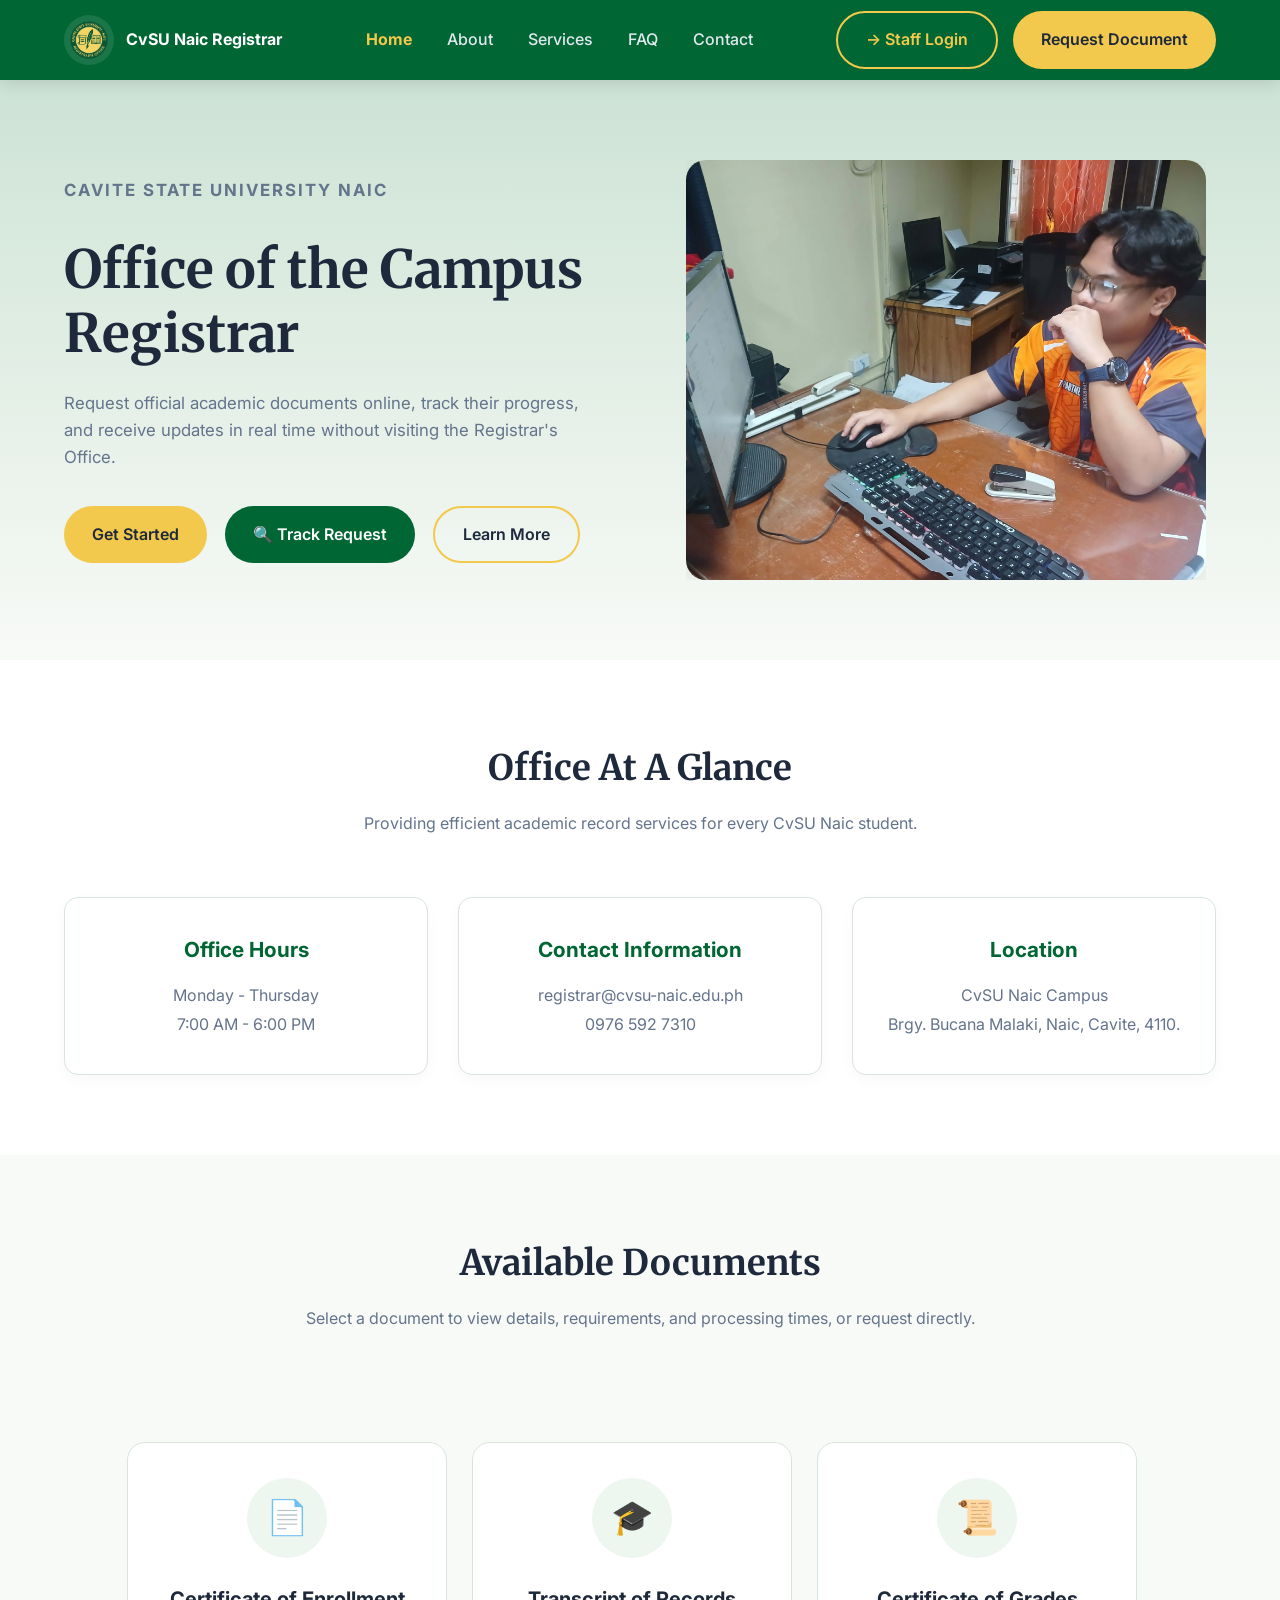
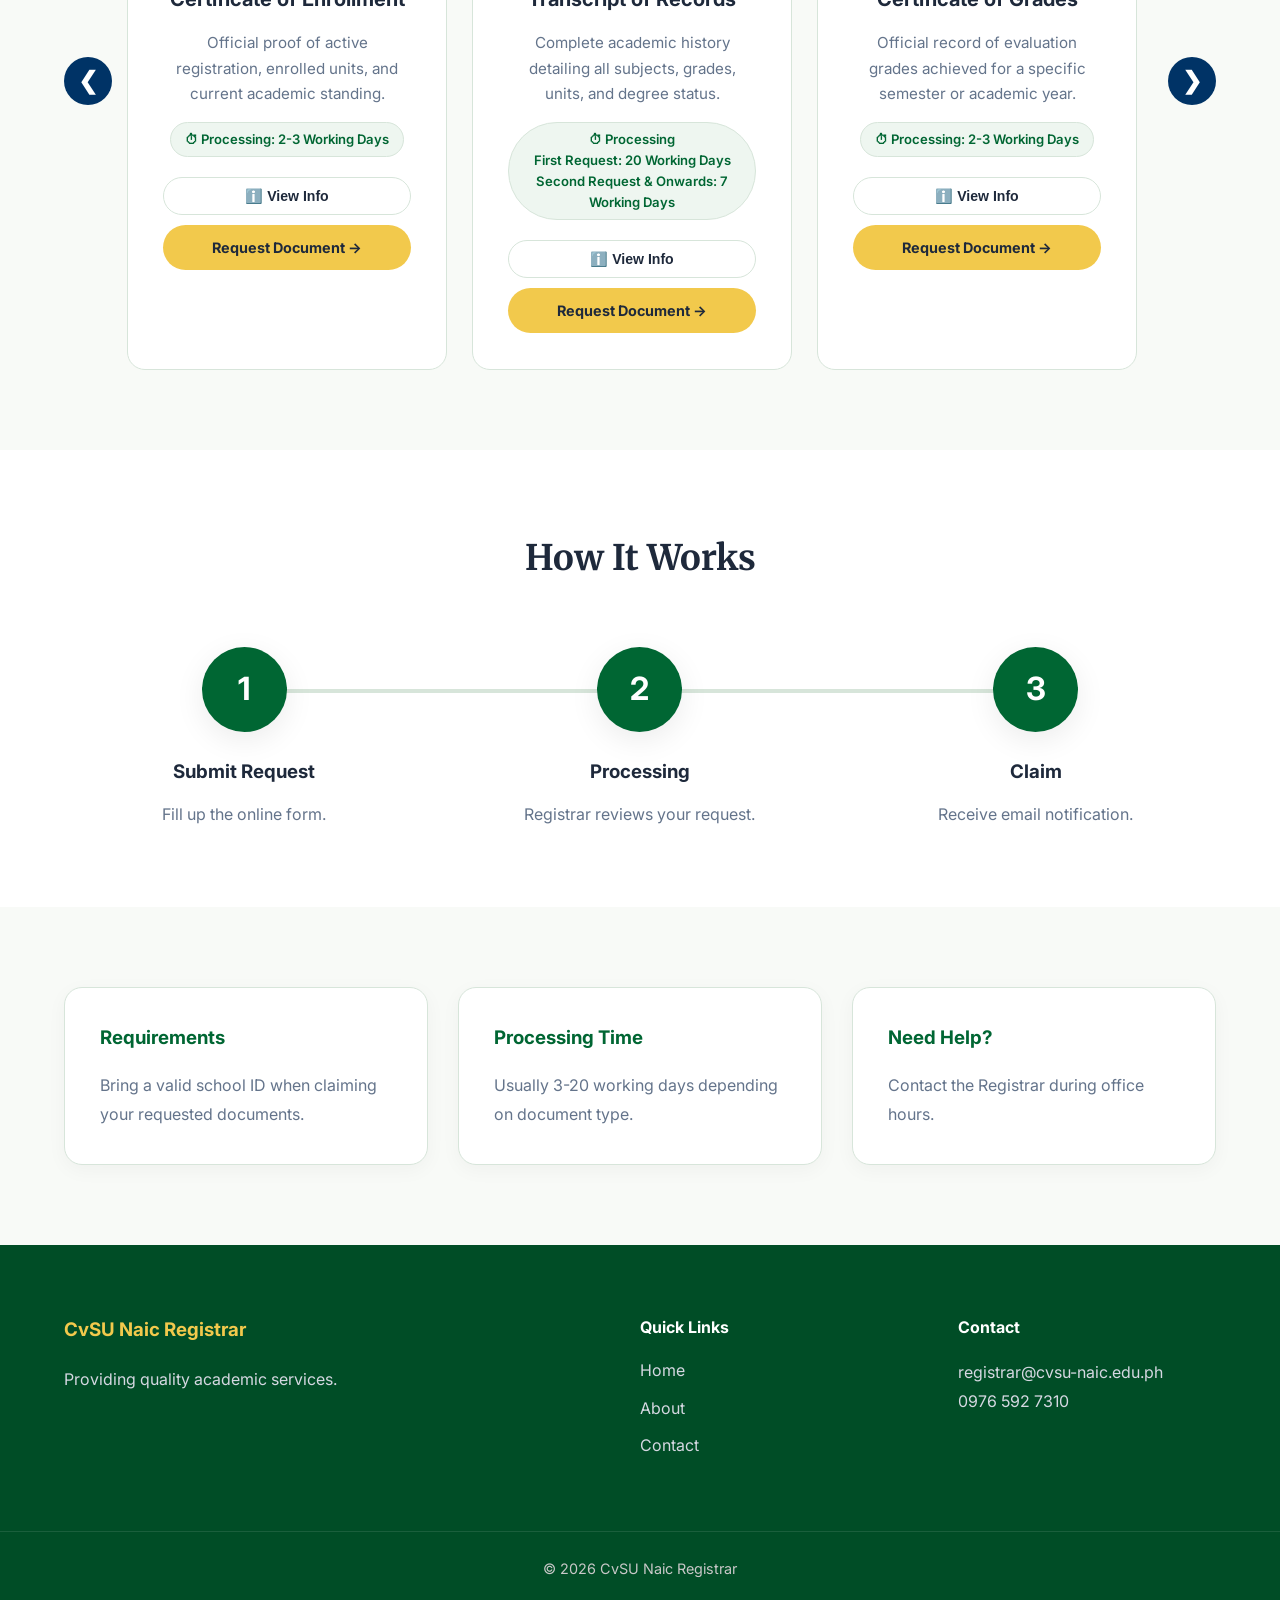
<file: index.html>
<!DOCTYPE html>
<html lang="en">
<head>
  <meta charset="UTF-8">
  <meta name="viewport" content="width=device-width, initial-scale=1.0">
  <title>CvSU Naic Registrar</title>
  <link rel="icon" href="assets/images/logo.png" type="image/x-icon">

  <!-- Stylesheets -->
  <link rel="stylesheet" href="css/variables.css">
  <link rel="stylesheet" href="css/style.css">
  <!-- <link href="https://cdn.jsdelivr.net/npm/bootstrap@5.3.8/dist/css/bootstrap.min.css" rel="stylesheet" integrity="sha384-sRIl4kxILFvY47J16cr9ZwB07vP4J8+LH7qKQnuqkuIAvNWLzeN8tE5YBujZqJLB" crossorigin="anonymous"> -->

</head>

<body>
  <!-- ===================================
  NAVBAR
  =================================== -->
  <header>
    <nav class="navbar">
      <div class="container">
        <a href="index.html" class="logo">
          <img src="assets/images/logo.png" alt="Logo">
          <span>CvSU Naic Registrar</span>
        </a>

        <ul class="nav-links">
          <li><a href="#hero" class="active">Home</a></li>
          <li><a href="#office">About</a></li>
          <li><a href="#services">Services</a></li>
          <li><a href="#">FAQ</a></li>
          <li><a href="#footer  ">Contact</a></li>
        </ul>

        <div class="nav-buttons">
          <a href="login.php" class="btn-outline">→ Staff Login</a>
          <a href="request.php" class="btn-primary">Request Document</a>
        </div>

        <div class="menu-btn">☰</div>
      </div>
    </nav>
  </header>

<!-- ===================================
HERO SECTION (Updated with Tracker Button)
=================================== -->
<section class="hero" id="hero">
  <div class="container hero-grid">
    <div class="hero-text">
      <p class="small-title">CAVITE STATE UNIVERSITY NAIC</p>
      <h1>Office of the Campus Registrar</h1>
      <p>Request official academic documents online, track their progress, and receive updates in real time without visiting the Registrar's Office.</p>
      <div class="hero-buttons">
        <a href="request.php" class="btn-primary" style="background: var(--secondary); color: var(--text);">Get Started</a>
        <a href="track.php" class="btn-primary" style="background: var(--primary); color: #fff;">🔍 Track Request</a>
        <a href="#services" class="btn-outline">Learn More</a>
      </div>
    </div>
    <div class="hero-image">
      <img src="assets/images/hero.jpg" class="slide active" alt="Students">
      <img src="assets/images/hero2.jpg" class="slide" alt="Students">
      <img src="assets/images/hero3.jpg" class="slide" alt="Students">
      <img src="assets/images/hero4.jpg" class="slide" alt="Students">
      <img src="assets/images/hero5.jpg" class="slide" alt="Students">

    </div>
  </div>
</section>

  <!-- ===================================
  OFFICE
  =================================== -->
  <section class="office" id="office">
    <div class="container">
      <h2>Office At A Glance</h2>
      <p class="section-description">Providing efficient academic record services for every CvSU Naic student.</p>
      <div class="office-grid">
        <div class="office-card">
          <h3>Office Hours</h3>
          <p>Monday - Thursday<br>7:00 AM - 6:00 PM</p>
        </div>
        <div class="office-card">
          <h3>Contact Information</h3>
          <p>registrar@cvsu-naic.edu.ph</p>
          <p>0976 592 7310</p>
        </div>
        <div class="office-card">
          <h3>Location</h3>
          <p>CvSU Naic Campus<br>Brgy. Bucana Malaki, Naic, Cavite, 4110.</p>

        </div>
      </div>
    </div>
  </section>

<!-- ===================================
AVAILABLE DOCUMENTS SECTION
=================================== -->
<section class="services" id="services">
    <div class="container">

        <h2>Available Documents</h2>
        <p class="section-description">
            Select a document to view details, requirements, and processing times, or request directly.
        </p>

        <div class="services-carousel">

            <!-- Previous Button -->
            <button class="carousel-btn prev" onclick="scrollCarousel(-1)">
                &#10094;
            </button>

            <!-- Cards -->
            <div class="services-grid" id="servicesGrid">

                <!-- Certificate of Enrollment -->
                <div class="service-card">
                    <div class="icon">📄</div>
                    <h3>Certificate of Enrollment</h3>
                    <p class="doc-summary">
                        Official proof of active registration, enrolled units,
                        and current academic standing.
                    </p>
                    <div class="doc-badge">
                        ⏱ Processing: 2-3 Working Days
                    </div>

                    <div class="card-actions">
                        <button class="btn-info"
                            onclick="openDocModal('enrollment')">
                            ℹ️ View Info
                        </button>

                        <a href="request.php?doc=Certificate%20of%20Enrollment"
                            class="btn-card-request">
                            Request Document →
                        </a>
                    </div>
                </div>

                <!-- Transcript of Records -->
                <div class="service-card">
                    <div class="icon">🎓</div>
                    <h3>Transcript of Records</h3>
                    <p class="doc-summary">
                        Complete academic history detailing all subjects,
                        grades, units, and degree status.
                    </p>

                    <div class="doc-badge">
                        ⏱ Processing <br> First Request: 20 Working Days<br>Second Request & Onwards: 7 Working Days
                    </div>

                    <div class="card-actions">
                        <button class="btn-info"
                            onclick="openDocModal('tor')">
                            ℹ️ View Info
                        </button>

                        <a href="request.php?doc=Transcript%20of%20Records"
                            class="btn-card-request">
                            Request Document →
                        </a>
                    </div>
                </div>

                <!-- Certificate of Grades -->
                <div class="service-card">
                    <div class="icon">📜</div>
                    <h3>Certificate of Grades</h3>
                    <p class="doc-summary">
                        Official record of evaluation grades achieved
                        for a specific semester or academic year.
                    </p>

                    <div class="doc-badge">
                        ⏱ Processing: 2-3 Working Days
                    </div>

                    <div class="card-actions">
                        <button class="btn-info"
                            onclick="openDocModal('grades')">
                            ℹ️ View Info
                        </button>

                        <a href="request.php?doc=Certificate%20of%20Grades"
                            class="btn-card-request">
                            Request Document →
                        </a>
                    </div>
                </div>

                <!-- CAV -->
                <div class="service-card">
                    <div class="icon">🌏︎</div>
                    <h3> Certification Authentication and Verification (CAV)</h3>

                    <p class="doc-summary">
                        Certification and verification of official
                        school records for legal or abroad use.
                    </p>

                    <div class="doc-badge">
                        ⏱ Processing: 7 Working Days
                    </div>

                    <div class="card-actions">
                        <button class="btn-info"
                            onclick="openDocModal('authentication')">
                            ℹ️ View Info
                        </button>

                        <a href="request.php?doc=Authentication"
                            class="btn-card-request">
                            Request Document →
                        </a>
                    </div>
                </div>

                <!-- CTC -->
                <div class="service-card">
                    <div class="icon">✔</div>
                    <h3>Cetified True Copy</h3>

                    <p class="doc-summary">
                        Certified true copy of official
                        school records for scholarships, and etc..
                    </p>

                    <div class="doc-badge">
                        ⏱ Processing: Walk-In
                    </div>

                    <div class="card-actions">
                        <button class="btn-info"
                            onclick="openDocModal('authentication')">
                            ℹ️ View Info
                        </button>

                    </div>
                </div>

                <!-- Example Additional Card -->
                <div class="service-card">
                    <div class="icon">🏅</div>
                    <h3>Good Moral Certificate</h3>

                    <p class="doc-summary">
                        Official certification of the student's good moral character.
                    </p>

                    <div class="doc-badge">
                        ⏱ Processing: Walk-In
                    </div>

                    <div class="card-actions">
                        <button class="btn-info"
                            onclick="openDocModal('goodmoral')">
                            ℹ️ View Info
                        </button>

                    </div>
                </div>

            </div>

            <!-- Next Button -->
            <button class="carousel-btn next" onclick="scrollCarousel(1)">
                &#10095;
            </button>

        </div>

    </div>
</section>

<!-- ===================================
DOCUMENT INFO MODAL (Popup Viewer)
=================================== -->
<div id="docModal" class="modal-overlay">
  <div class="modal-content">
    <button class="modal-close" onclick="closeDocModal()">&times;</button>
    <div class="modal-header">
      <span id="modalIcon" class="modal-icon">📄</span>
      <h2 id="modalTitle">Document Title</h2>
    </div>
    <div class="modal-body">
      <p id="modalDescription"></p>
      
      <div class="info-block">
        <h4>📋 Requirements:</h4>
        <ul id="modalRequirements"></ul>
      </div>

      <div class="info-block">
        <h4>⏳ Processing Time:</h4>
        <p id="modalProcessing"></p>
      </div>

      <div class="info-block">
        <h4>💡 Note:</h4>
        <p id="modalNote"></p>
      </div>
    </div>
    <div class="modal-footer">
      <a id="modalRequestBtn" href="#" class="btn-primary" style="background: var(--secondary); color: var(--text); width: 100%; text-align: center;">Request This Document Now →</a>
    </div>
  </div>
</div>

  <!-- ===================================
  HOW IT WORKS
  =================================== -->
  <section class="steps">
    <div class="container">
      <h2>How It Works</h2>
      <div class="steps-grid">
        <div class="step">
          <div class="number">1</div>
          <h3>Submit Request</h3>
          <p>Fill up the online form.</p>
        </div>
        <div class="step">
          <div class="number">2</div>
          <h3>Processing</h3>
          <p>Registrar reviews your request.</p>
        </div>
        <div class="step">
          <div class="number">3</div>
          <h3>Claim</h3>
          <p>Receive email notification.</p>
        </div>
      </div>
    </div>
  </section>

  <!-- ===================================
  INFORMATION
  =================================== -->
  <section class="information">
    <div class="container">
      <div class="info-card">
        <h3>Requirements</h3>
        <p>Bring a valid school ID when claiming your requested documents.</p>
      </div>
      <div class="info-card">
        <h3>Processing Time</h3>
        <p>Usually 3-20 working days depending on document type.</p>
      </div>
      <div class="info-card">
        <h3>Need Help?</h3>
        <p>Contact the Registrar during office hours.</p>
      </div>
    </div>
  </section>

  <!-- ===================================
  FOOTER
  =================================== -->
  <footer>
    <div class="container footer-grid" id="footer">
      <div>
        <h3>CvSU Naic Registrar</h3>
        <p>Providing quality academic services.</p>
      </div>
      <div>
        <h4>Quick Links</h4>
        <ul>
          <li><a href="#hero" class="active">Home</a></li>
          <li><a href="#office">About</a></li>
          <li><a href="#footer  ">Contact</a></li>
        </ul>
      </div>
      <div>
        <h4>Contact</h4>
        <p>registrar@cvsu-naic.edu.ph</p>
        <p>0976 592 7310</p>
      </div>
    </div>
    <div class="copyright">© 2026 CvSU Naic Registrar</div>
  </footer>

  <button id="topBtn">↑</button>
  <script src="js/main.js"></script>
</body>
<!-- <script src="https://cdn.jsdelivr.net/npm/bootstrap@5.3.8/dist/js/bootstrap.bundle.min.js" integrity="sha384-FKyoEForCGlyvwx9Hj09JcYn3nv7wiPVlz7YYwJrWVcXK/BmnVDxM+D2scQbITxI" crossorigin="anonymous"></script> -->
</html>
</file>
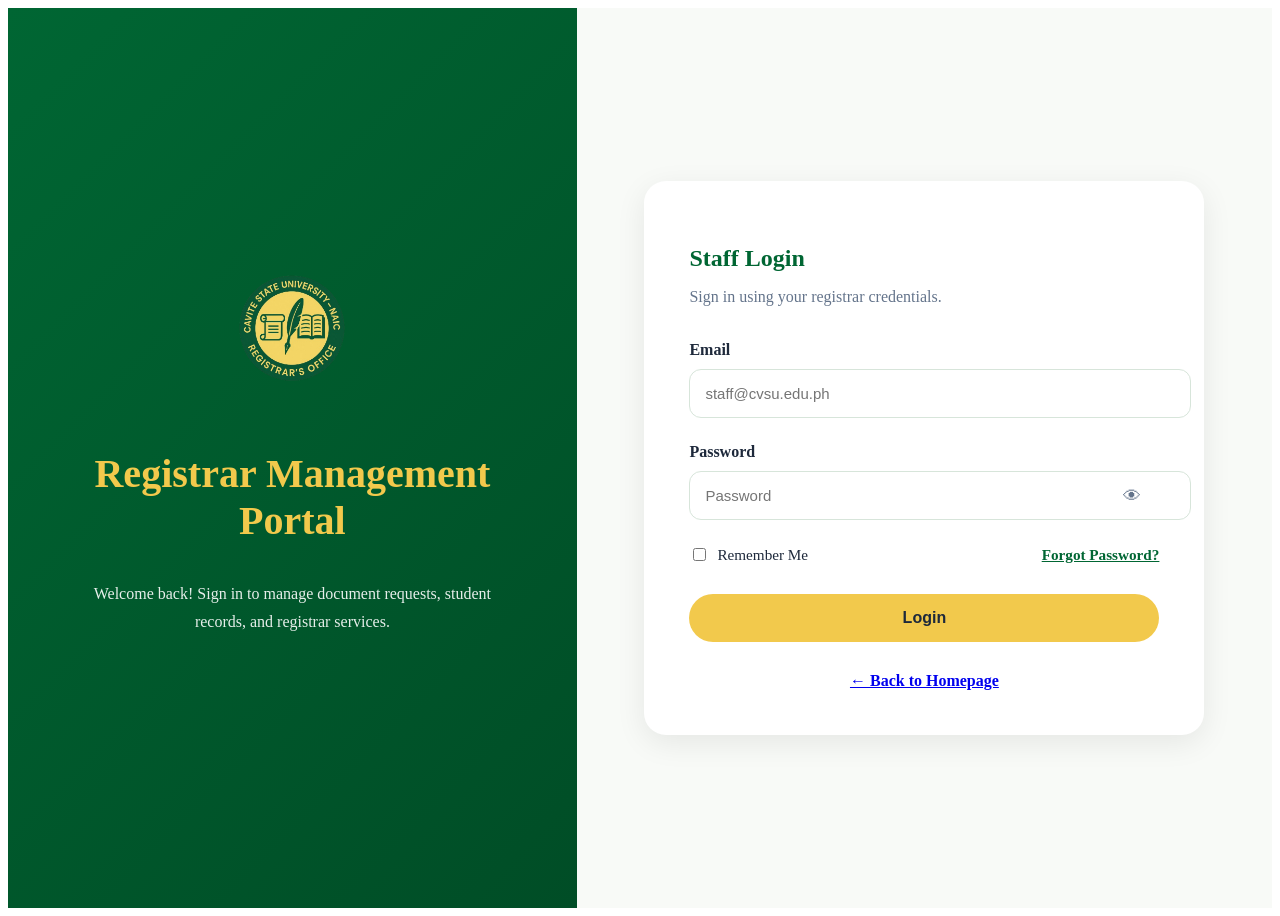
<file: login.html>
<!DOCTYPE html>
<html lang="en">
<head>
  <meta charset="UTF-8">
  <meta name="viewport" content="width=device-width, initial-scale=1.0">
  <title>Staff Login | CvSU Naic Registrar</title>

  <!-- Stylesheets -->
  <link rel="stylesheet" href="css/variables.css">
  <link rel="stylesheet" href="css/login.css">
</head>

<body>
  <div class="login-container">
    <!-- Left Section -->
    <div class="login-left">
      <img src="assets/images/logo.png" alt="CvSU Logo">
      <h1>Registrar Management Portal</h1>
      <p>Welcome back! Sign in to manage document requests, student records, and registrar services.</p>
    </div>

    <!-- Right Section - Login Form -->
    <div class="login-right">
      <div class="login-card">
        <h2>Staff Login</h2>
        <p>Sign in using your registrar credentials.</p>
        <form id="loginForm">
          <div class="input-group">
            <label>Email</label>
            <input type="email" id="email" placeholder="staff@cvsu.edu.ph" required>
          </div>
          <div class="input-group">
            <label>Password</label>
            <div class="password-box">
              <input type="password" id="password" placeholder="Password" required>
              <button type="button" id="togglePassword">👁</button>
            </div>
          </div>
          <div class="remember">
            <label><input type="checkbox"> Remember Me</label>
            <a href="#">Forgot Password?</a>
          </div>
          <button class="login-btn" type="submit">Login</button>
        </form>
        <a href="index.html" class="back-home">← Back to Homepage</a>
      </div>
    </div>
  </div>

  <div id="toast"></div>
  <script src="js/login.js"></script>
</body>
</html>
</file>
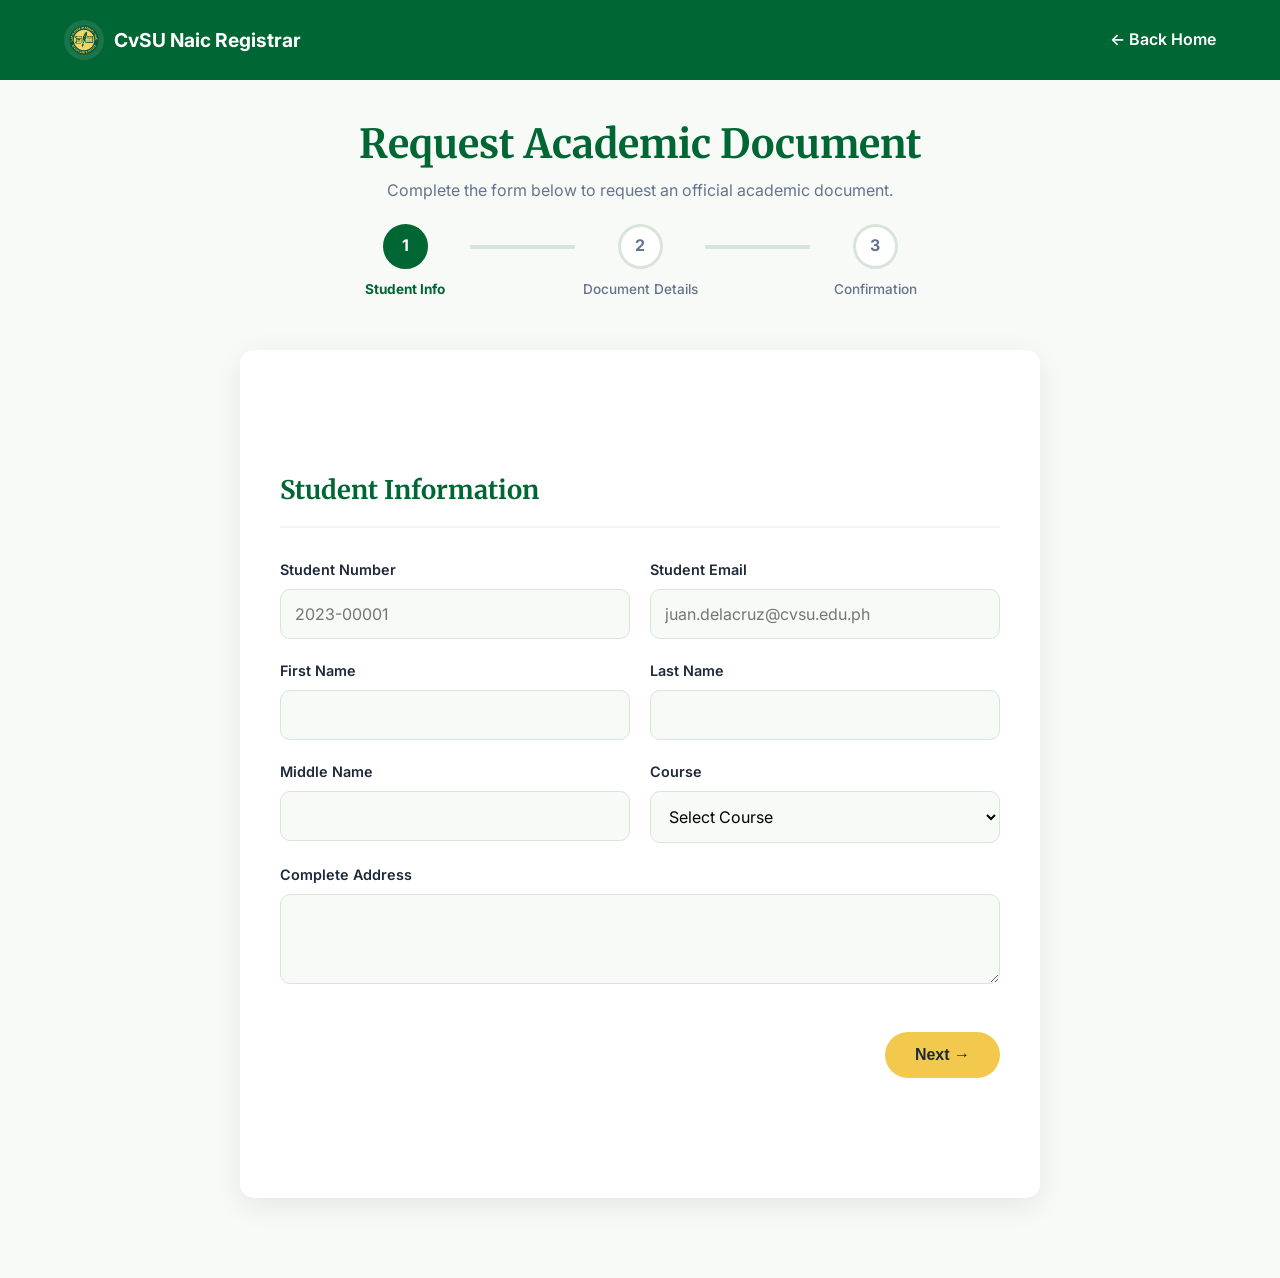
<file: request.html>
<!DOCTYPE html>
<html lang="en">
<head>
  <meta charset="UTF-8">
  <meta name="viewport" content="width=device-width, initial-scale=1.0">
  <title>Request Document | CvSU Naic Registrar</title>

  <!-- Stylesheets -->
  <link rel="stylesheet" href="css/variables.css">
  <link rel="stylesheet" href="css/style.css">
  <link rel="stylesheet" href="css/request.css">
</head>

<body style="background: var(--background);">
  <header style="position: relative; box-shadow: none;">
    <nav>
      <div class="container nav">
        <a href="index.html" class="logo">
          <img src="assets/images/logo.png" alt="Logo">
          <span>CvSU Naic Registrar</span>
        </a>
        <a href="index.html" class="back">← Back Home</a>
      </div>
    </nav>
  </header>

  <main class="container">
    <div class="page-title">
      <h1>Request Academic Document</h1>
      <p>Complete the form below to request an official academic document.</p>
    </div>

    <div class="stepper">
      <div class="step active">
        <div class="circle">1</div>
        <p>Student Info</p>
      </div>
      <div class="line"></div>
      <div class="step">
        <div class="circle">2</div>
        <p>Document Details</p>
      </div>
      <div class="line"></div>
      <div class="step">
        <div class="circle">3</div>
        <p>Confirmation</p>
      </div>
    </div>

    <form id="requestForm">
      <!-- STEP 1 - STUDENT INFORMATION -->
      <section class="form-step active">
        <h2>Student Information</h2>
        <div class="grid-2">
          <div class="input-group">
            <label>Student Number</label>
            <input type="text" name="Student Number" placeholder="2023-00001">
          </div>
          <div class="input-group">
            <label>Student Email</label>
            <input type="email" name="Email" placeholder="juan.delacruz@cvsu.edu.ph">
          </div>
          <div class="input-group">
            <label>First Name</label>
            <input type="text" name="First Name">
          </div>
          <div class="input-group">
            <label>Last Name</label>
            <input type="text" name="Last Name">
          </div>
          <div class="input-group">
            <label>Middle Name</label>
            <input type="text" name="Middle Name">
          </div>
          <div class="input-group">
            <label>Course</label>
            <select name="Course">
              <option value="">Select Course</option>
              <option>BS Computer Science</option>
              <option>BS Information Technology</option>
              <option>BSEd</option>
              <option>BSBA</option>
            </select>
          </div>
          <div class="input-group full">
            <label>Complete Address</label>
            <textarea name="Address" rows="3"></textarea>
          </div>
        </div>
        <div class="buttons">
          <button type="button" class="next">Next →</button>
        </div>
      </section>

      <!-- STEP 2 - DOCUMENT DETAILS -->
      <section class="form-step">
        <h2>Document Details</h2>
        <div class="grid-2">
          <div class="input-group">
            <label>Document Type</label>
            <select name="Document">
              <option>Certificate of Enrollment</option>
              <option>Certificate of Grades</option>
              <option>Transcript of Records</option>
            </select>
          </div>
          <div class="input-group">
            <label>Purpose</label>
            <select name="Purpose">
              <option>Employment</option>
              <option>Scholarship</option>
              <option>Transfer</option>
            </select>
          </div>
          <div class="input-group full">
            <label>Additional Notes</label>
            <textarea name="Notes" rows="3"></textarea>
          </div>
        </div>
        <div class="buttons">
          <button type="button" class="previous">← Previous</button>
          <button type="button" class="next">Next →</button>
        </div>
      </section>

      <!-- STEP 3 - CONFIRMATION -->
      <section class="form-step">
        <h2>Confirmation</h2>
        <div class="confirmation">
          <h3>Please review your information.</h3>
          <p>Ensure all information is correct before submitting.</p>
          <div class="summary">
            <!-- JS inserts summary here -->
          </div>
          <label class="checkbox">
            <input type="checkbox">
            I certify that all information provided is true and correct.
          </label>
        </div>
        <div class="buttons">
          <button type="button" class="previous">← Previous</button>
          <button type="submit" class="submit">Submit Request</button>
        </div>
      </section>
    </form>
  </main>

  <script src="js/request.js"></script>
</body>
</html>
</file>
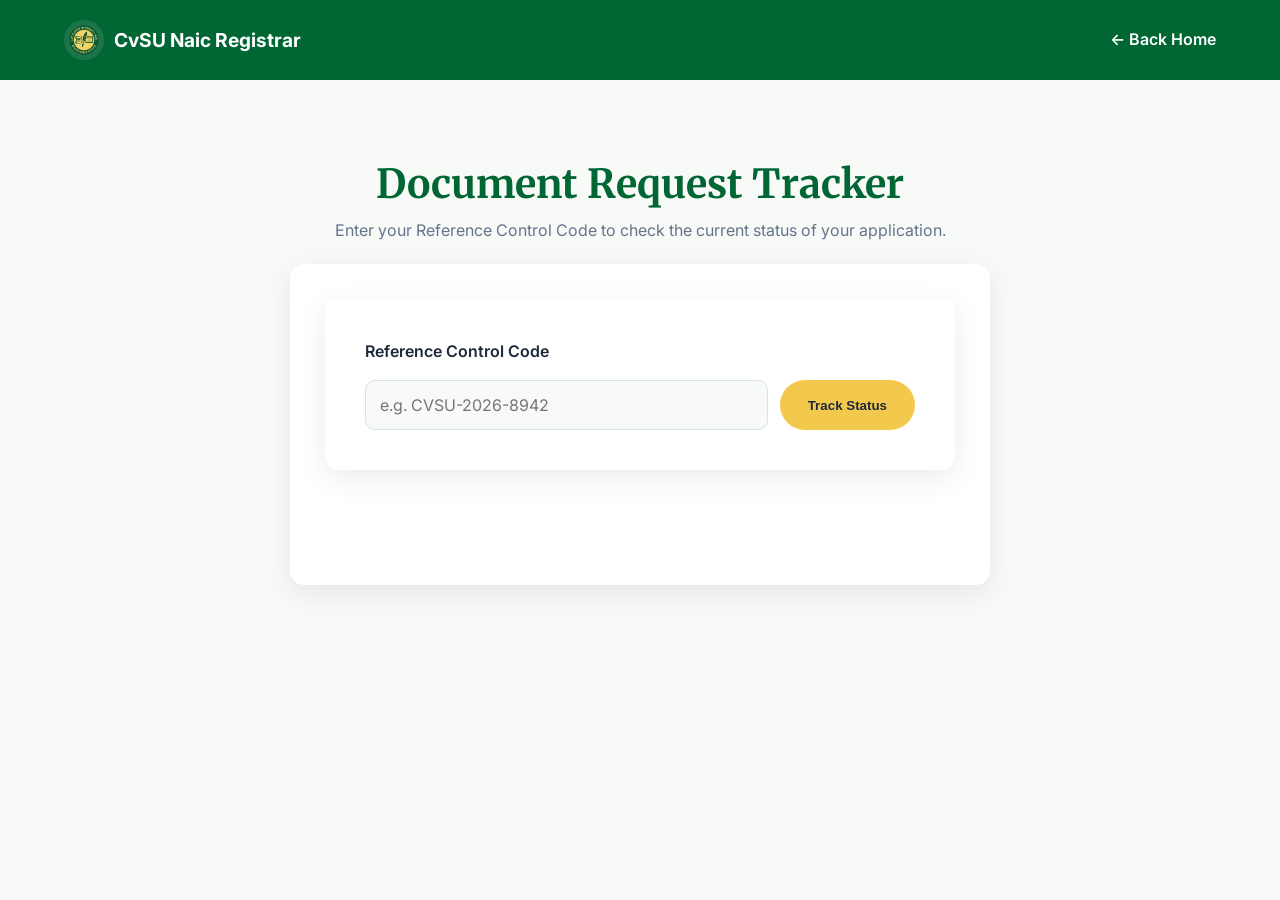
<file: track.html>
<!DOCTYPE html>
<html lang="en">
<head>
  <meta charset="UTF-8">
  <meta name="viewport" content="width=device-width, initial-scale=1.0">
  <title>Track Request | CvSU Naic Registrar</title>

  <!-- Stylesheets -->
  <link rel="stylesheet" href="css/variables.css">
  <link rel="stylesheet" href="css/style.css">
  <link rel="stylesheet" href="css/request.css">
</head>

<body style="background: var(--background);">
  <header style="position: relative; box-shadow: none;">
    <nav>
      <div class="container nav">
        <a href="index.html" class="logo">
          <img src="assets/images/logo.png" alt="Logo">
          <span>CvSU Naic Registrar</span>
        </a>
        <a href="index.html" class="back">← Back Home</a>
      </div>
    </nav>
  </header>

  <main class="container" style="max-width: 700px; margin: 40px auto 80px;">
    <div class="page-title">
      <h1>Document Request Tracker</h1>
      <p>Enter your Reference Control Code to check the current status of your application.</p>
    </div>

    <!-- Search Card -->
    <div style="background: white; padding: 35px; border-radius: var(--radius); box-shadow: var(--shadow);">
      <form id="trackerForm" onsubmit="handleTrack(event)">
        <div class="input-group">
          <label style="font-weight: 600; font-size: 1rem;">Reference Control Code</label>
          <div style="display: flex; gap: 12px; margin-top: 8px;">
            <input type="text" id="refCode" placeholder="e.g. CVSU-2026-8942" required style="flex: 1; padding: 14px; border: 1px solid var(--border); border-radius: 10px; font-size: 1rem;">
            <button type="submit" class="btn-primary" style="background: var(--secondary); color: var(--text); padding: 14px 28px; white-space: nowrap;">Track Status</button>
          </div>
        </div>
      </form>

      <!-- Status Display Card -->
      <div id="statusResult" style="display: none; margin-top: 35px; border-top: 2px dashed var(--border); padding-top: 25px;">
        <div style="display: flex; justify-content: space-between; align-items: center; margin-bottom: 20px;">
          <div>
            <span style="font-size: 0.85rem; color: var(--gray); text-transform: uppercase; font-weight: 700;">Reference Code</span>
            <h3 id="resRef" style="color: var(--primary); margin: 0;">CVSU-2026-8942</h3>
          </div>
          <span id="statusBadge" style="background: #FEF3C7; color: #92400E; padding: 8px 16px; border-radius: 999px; font-weight: 700; font-size: 0.9rem;">Processing</span>
        </div>

        <div class="summary" style="margin-bottom: 25px;">
          <p><strong>Document:</strong> <span id="resDoc">Transcript of Records</span></p>
          <p><strong>Student ID:</strong> <span id="resStudent">2023-10492</span></p>
          <p><strong>Date Requested:</strong> <span id="resDate">July 20, 2026</span></p>
          <p><strong>Est. Completion:</strong> <span id="resEst">July 27, 2026</span></p>
        </div>

        <!-- Tracker Progress Steps -->
        <div style="display: flex; justify-content: space-between; position: relative; margin-top: 30px; text-align: center;">
          <div style="flex: 1;">
            <div style="width: 32px; height: 32px; background: var(--primary); color: white; border-radius: 50%; display: flex; align-items: center; justify-content: center; margin: 0 auto 8px; font-weight: bold; font-size: 0.85rem;">✓</div>
            <p style="font-size: 0.8rem; font-weight: 600; color: var(--primary);">Submitted</p>
          </div>
          <div style="flex: 1;">
            <div style="width: 32px; height: 32px; background: var(--secondary); color: var(--text); border-radius: 50%; display: flex; align-items: center; justify-content: center; margin: 0 auto 8px; font-weight: bold; font-size: 0.85rem;">2</div>
            <p style="font-size: 0.8rem; font-weight: 700; color: var(--text);">Processing</p>
          </div>
          <div style="flex: 1;">
            <div style="width: 32px; height: 32px; background: var(--border); color: var(--gray); border-radius: 50%; display: flex; align-items: center; justify-content: center; margin: 0 auto 8px; font-weight: bold; font-size: 0.85rem;">3</div>
            <p style="font-size: 0.8rem; font-weight: 500; color: var(--gray);">Ready for Pickup</p>
          </div>
        </div>
      </div>
    </div>
  </main>

  <script>
    function handleTrack(e) {
      e.preventDefault();
      const code = document.getElementById('refCode').value.trim();
      if(code) {
        document.getElementById('resRef').innerText = code.toUpperCase();
        document.getElementById('statusResult').style.display = 'block';
      }
    }
  </script>
</body>
</html>
</file>
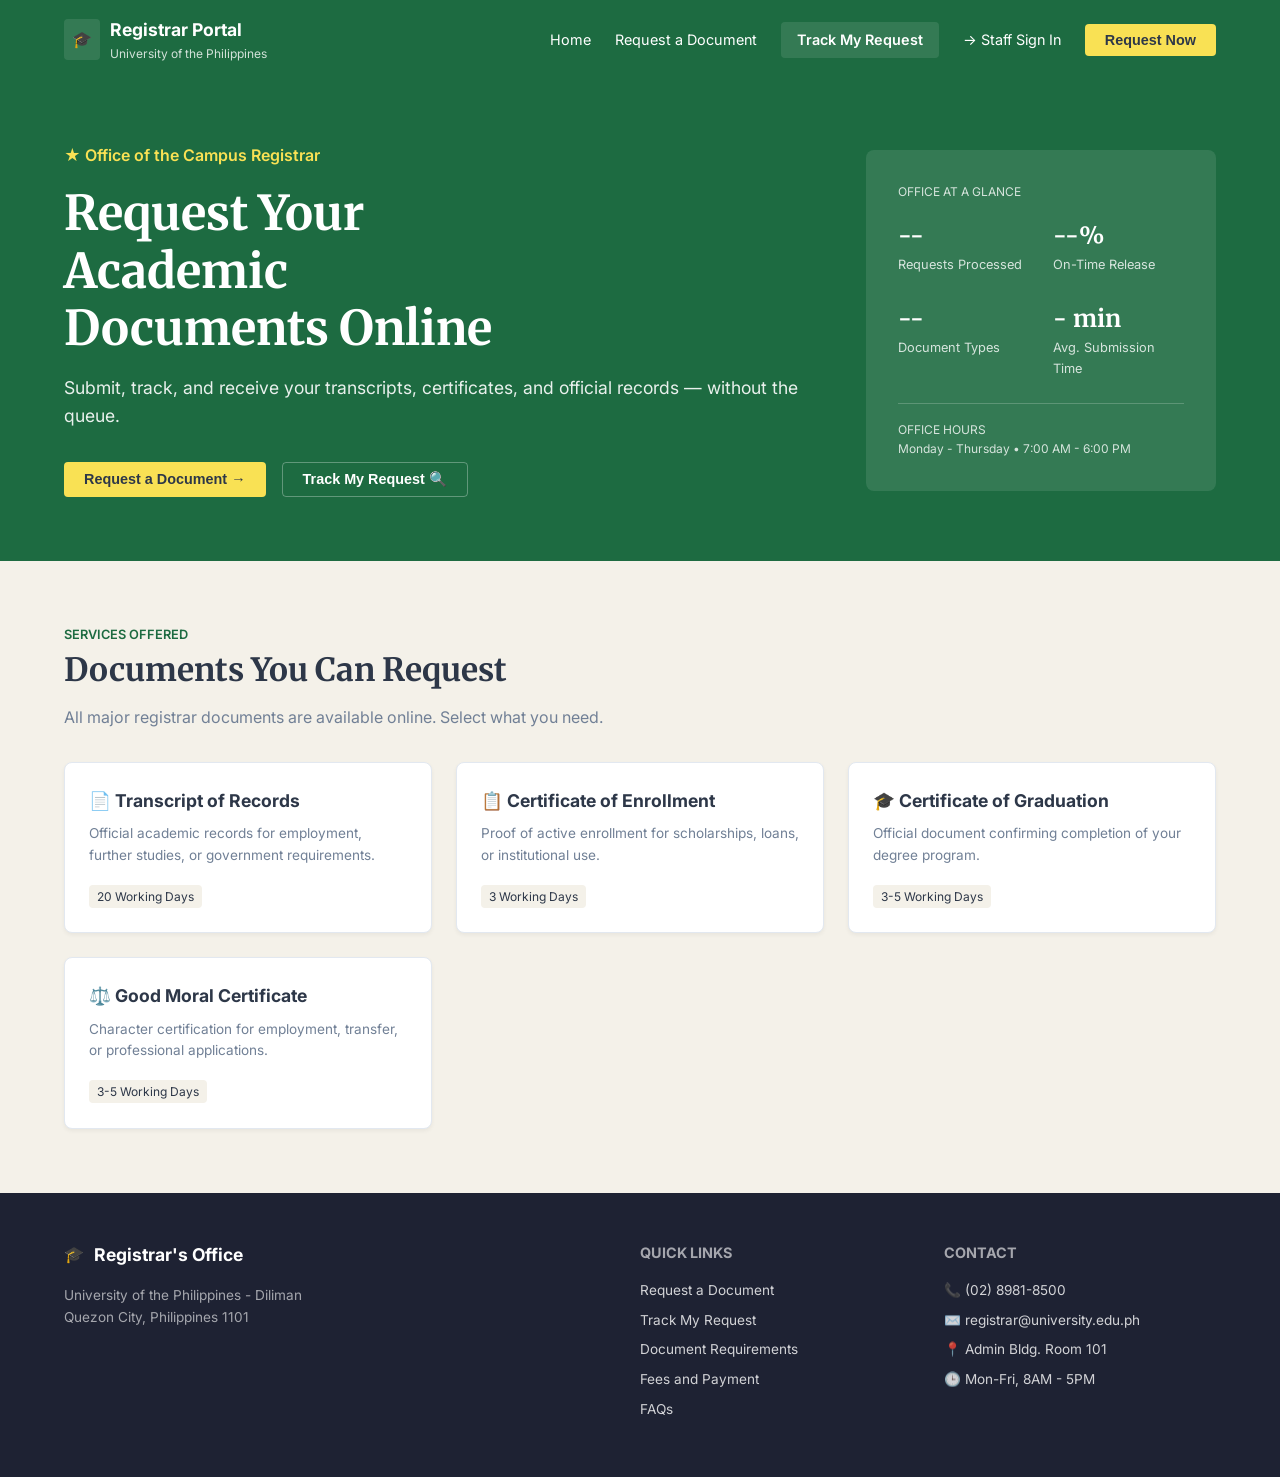
<file: assests/prototype1.html>
<!DOCTYPE html>
<html lang="en">
<head>
    <meta charset="UTF-8">
    <meta name="viewport" content="width=device-width, initial-scale=1.0">
    <title>Registrar Portal</title>
    <link href="https://fonts.googleapis.com/css2?family=Inter:wght@400;500;600&family=Merriweather:wght@700;900&display=swap" rel="stylesheet">
    <style>
        :root {
            --primary-green: #1d6b41;
            --primary-green-dark: #155230;
            --accent-yellow: #f9e154;
            --accent-yellow-hover: #e5cd40;
            --bg-light: #f4f1e9;
            --footer-bg: #1e2233;
            --text-dark: #2d3748;
            --text-light: #718096;
            --border-color: #e2e8f0;
            
            --status-ready-bg: #e6ffed;
            --status-ready-text: #22863a;
            --status-process-bg: #e1effe;
            --status-process-text: #1a56db;
            --status-pending-bg: #fff5eb;
            --status-pending-text: #b45309;
        }

        * {
            box-sizing: border-box;
            margin: 0;
            padding: 0;
        }

        body {
            font-family: 'Inter', sans-serif;
            background-color: var(--bg-light);
            color: var(--text-dark);
            line-height: 1.6;
        }

        h1, h2, h3 {
            font-family: 'Merriweather', serif;
            color: var(--text-dark);
        }

        /* Navigation */
        nav {
            background-color: var(--primary-green);
            padding: 1rem 5%;
            display: flex;
            justify-content: space-between;
            align-items: center;
            color: white;
            position: sticky;
            top: 0;
            z-index: 100;
        }

        .logo-area {
            display: flex;
            align-items: center;
            gap: 10px;
        }

        .logo-icon {
            background: rgba(255,255,255,0.1);
            padding: 8px;
            border-radius: 4px;
            color: var(--accent-yellow);
        }

        .logo-text h2 {
            color: white;
            font-size: 1.1rem;
            margin: 0;
            font-family: 'Inter', sans-serif;
        }
        
        .logo-text p {
            font-size: 0.75rem;
            color: rgba(255,255,255,0.8);
        }

        .nav-links {
            display: flex;
            align-items: center;
            gap: 1.5rem;
        }

        .nav-links a {
            color: white;
            text-decoration: none;
            font-size: 0.9rem;
            cursor: pointer;
            transition: opacity 0.2s;
        }

        .nav-links a:hover {
            opacity: 0.8;
        }

        .mobile-toggle {
            display: none;
            background: transparent;
            border: none;
            color: white;
            font-size: 1.6rem;
            cursor: pointer;
            padding: 0.2rem 0.5rem;
            border-radius: 4px;
            line-height: 1;
        }

        .mobile-toggle:focus {
            outline: 1px solid var(--accent-yellow);
        }

        .btn {
            padding: 0.5rem 1.25rem;
            border-radius: 4px;
            font-weight: 600;
            text-decoration: none;
            cursor: pointer;
            border: none;
            font-size: 0.9rem;
            display: inline-flex;
            align-items: center;
            justify-content: center;
        }

        .btn-yellow {
            background-color: var(--accent-yellow);
            color: var(--text-dark);
        }

        .btn-yellow:hover {
            background-color: var(--accent-yellow-hover);
        }

        .btn-outline {
            border: 1px solid rgba(255,255,255,0.3);
            background: transparent;
            color: white;
        }

        .btn-outline:hover {
            background: rgba(255,255,255,0.1);
        }

        .btn-green {
            background-color: var(--primary-green);
            color: white;
        }

        /* View Container */
        .view-section {
            display: none;
            min-height: calc(100vh - 70px);
        }
        .view-section.active {
            display: block;
        }

        /* Header Blocks for Subpages */
        .page-header {
            background-color: var(--primary-green);
            color: white;
            padding: 3rem 5%;
        }

        .page-header h1 {
            color: white;
            font-size: 2.5rem;
            margin-bottom: 1rem;
        }

        /* Home View Specifics */
        .hero {
            background-color: var(--primary-green);
            color: white;
            padding: 4rem 5%;
            display: flex;
            gap: 2rem;
            align-items: center;
        }

        .hero-content {
            flex: 1;
        }

        .hero-content h1 {
            color: white;
            font-size: 3rem;
            margin-bottom: 1rem;
            line-height: 1.2;
        }

        .hero-buttons {
            display: flex; 
            gap: 1rem;
        }

        .hero-stats {
            background: rgba(255,255,255,0.1);
            padding: 2rem;
            border-radius: 8px;
            flex: 0 0 350px;
        }

        .stats-grid {
            display: grid;
            grid-template-columns: 1fr 1fr;
            gap: 1.5rem;
            margin-bottom: 1.5rem;
        }

        .stat-item h3 {
            color: white;
            font-size: 1.5rem;
            margin: 0;
        }

        .stat-item p {
            font-size: 0.8rem;
            color: rgba(255,255,255,0.8);
        }

        .section-container {
            padding: 4rem 5%;
        }

        .services-grid {
            display: grid;
            grid-template-columns: repeat(auto-fit, minmax(280px, 1fr));
            gap: 1.5rem;
            margin-top: 2rem;
        }

        .card {
            background: white;
            padding: 1.5rem;
            border-radius: 8px;
            box-shadow: 0 2px 4px rgba(0,0,0,0.05);
            border: 1px solid var(--border-color);
        }

        .card h3 {
            font-family: 'Inter', sans-serif;
            font-size: 1.1rem;
            margin-bottom: 0.5rem;
            display: flex;
            align-items: center;
            gap: 10px;
        }

        .card p {
            font-size: 0.85rem;
            color: var(--text-light);
            margin-bottom: 1rem;
        }

        .tag {
            background: var(--bg-light);
            padding: 4px 8px;
            border-radius: 4px;
            font-size: 0.75rem;
            color: var(--text-dark);
        }

        /* Forms & Inputs */
        .input-group {
            margin-bottom: 1.2rem;
        }

        .input-group label {
            display: block;
            margin-bottom: 0.5rem;
            font-size: 0.9rem;
            font-weight: 500;
        }

        .input-group input {
            width: 100%;
            padding: 0.75rem;
            border: 1px solid var(--border-color);
            border-radius: 4px;
            font-size: 0.9rem;
        }
        
        .input-group input:focus {
            outline: none;
            border-color: var(--primary-green);
        }

        .search-bar {
            display: flex;
            gap: 10px;
            max-width: 600px;
            margin-top: 1.5rem;
        }

        .search-bar input {
            flex: 1;
            padding: 0.75rem;
            background: rgba(255,255,255,0.1);
            border: 1px solid rgba(255,255,255,0.2);
            color: white;
            border-radius: 4px;
        }
        .search-bar input::placeholder { color: rgba(255,255,255,0.6); }

        /* Table */
        .table-container {
            background: white;
            border-radius: 8px;
            overflow: hidden;
            box-shadow: 0 2px 4px rgba(0,0,0,0.05);
            margin: -2rem 5% 4rem 5%;
            position: relative;
        }

        .table-header {
            padding: 1.5rem;
            border-bottom: 1px solid var(--border-color);
            display: flex;
            justify-content: space-between;
        }

        .table-responsive {
            overflow-x: auto;
        }

        table {
            width: 100%;
            border-collapse: collapse;
            min-width: 700px;
        }

        th, td {
            padding: 1rem 1.5rem;
            text-align: left;
            border-bottom: 1px solid var(--border-color);
            font-size: 0.9rem;
        }

        th {
            color: var(--text-light);
            font-weight: 600;
            text-transform: uppercase;
            font-size: 0.75rem;
        }

        .status-pill {
            padding: 4px 12px;
            border-radius: 20px;
            font-size: 0.75rem;
            font-weight: 500;
            display: inline-flex;
            align-items: center;
            gap: 6px;
        }

        .status-ready { background: var(--status-ready-bg); color: var(--status-ready-text); border: 1px solid #b7eb8f; }
        .status-process { background: var(--status-process-bg); color: var(--status-process-text); border: 1px solid #91caff; }
        .status-pending { background: var(--status-pending-bg); color: var(--status-pending-text); border: 1px solid #ffd591; }

        /* Request Form Stepper */
        .stepper {
            display: flex;
            align-items: center;
            justify-content: center;
            gap: 1rem;
            padding: 2rem;
            background: white;
            margin: -2rem 5% 2rem 5%;
            border-radius: 8px;
            box-shadow: 0 2px 4px rgba(0,0,0,0.05);
            position: relative;
        }

        .step {
            display: flex;
            align-items: center;
            gap: 10px;
            color: var(--text-light);
            font-size: 0.9rem;
            font-weight: 500;
        }

        .step.active {
            color: var(--text-dark);
        }

        .step-num {
            width: 24px;
            height: 24px;
            background: var(--bg-light);
            border-radius: 50%;
            display: flex;
            align-items: center;
            justify-content: center;
            font-size: 0.8rem;
        }

        .step.active .step-num {
            background: var(--primary-green);
            color: white;
        }

        .step-line {
            height: 1px;
            width: 40px;
            background: var(--border-color);
        }

        .form-card {
            background: white;
            padding: 2rem;
            border-radius: 8px;
            max-width: 800px;
            margin: 0 auto 4rem auto;
            box-shadow: 0 2px 4px rgba(0,0,0,0.05);
        }

        .form-grid {
            display: grid;
            grid-template-columns: 1fr 1fr;
            gap: 1.5rem;
        }

        /* Login Page */
        .login-wrapper {
            display: flex;
            justify-content: center;
            align-items: center;
            min-height: calc(100vh - 70px);
            flex-direction: column;
            gap: 1rem;
            padding: 2rem 5%;
        }

        .login-card {
            background: white;
            width: 100%;
            max-width: 400px;
            border-radius: 8px;
            overflow: hidden;
            box-shadow: 0 4px 6px rgba(0,0,0,0.1);
        }

        .login-header {
            background: var(--primary-green);
            padding: 2rem;
            color: white;
        }

        .login-body {
            padding: 2rem;
        }

        .demo-creds {
            background: var(--bg-light);
            padding: 1rem;
            border-radius: 4px;
            font-family: monospace;
            font-size: 0.8rem;
            color: var(--text-light);
            margin-top: 1.5rem;
        }

        /* Footer */
        footer {
            background: var(--footer-bg);
            color: white;
            padding: 3rem 5%;
            display: grid;
            grid-template-columns: 2fr 1fr 1fr;
            gap: 2rem;
        }
        
        footer h4 {
            font-family: 'Inter', sans-serif;
            margin-bottom: 1rem;
            font-size: 0.9rem;
            color: rgba(255,255,255,0.6);
        }

        footer ul { list-style: none; }
        footer ul li { margin-bottom: 0.5rem; font-size: 0.85rem; color: rgba(255,255,255,0.8); }

        /* ================= MOBILE RESPONSIVENESS ================= */
        @media (max-width: 768px) {
            /* Mobile Nav Header */
            nav {
                position: relative;
                padding: 1rem 5%;
            }

            .mobile-toggle {
                display: block;
            }

            .nav-links {
                display: none;
                position: absolute;
                top: 100%;
                left: 0;
                right: 0;
                background-color: var(--primary-green-dark);
                flex-direction: column;
                padding: 1.5rem 5%;
                gap: 1rem;
                box-shadow: 0 8px 16px rgba(0,0,0,0.25);
                border-top: 1px solid rgba(255,255,255,0.1);
                align-items: stretch;
                text-align: center;
            }

            .nav-links.mobile-open {
                display: flex;
            }

            .nav-links a {
                padding: 0.5rem 0;
                font-size: 1rem;
                border-bottom: 1px solid rgba(255,255,255,0.05);
            }

            .nav-links .btn {
                width: 100%;
                margin-top: 0.5rem;
            }

            /* Hero & Sections */
            .hero {
                flex-direction: column;
                padding: 3rem 5%;
                text-align: center;
            }
            .hero-content h1 {
                font-size: 2.2rem;
            }
            .hero-buttons {
                flex-direction: column;
                align-items: stretch;
            }
            .hero-stats {
                flex: auto;
                width: 100%;
                text-align: left;
            }

            .page-header h1 {
                font-size: 1.8rem;
            }
            .search-bar {
                flex-direction: column;
            }

            .table-container {
                margin: -2rem 0 2rem 0;
                border-radius: 0;
            }

            .stepper {
                flex-direction: column;
                align-items: flex-start;
                margin: -1rem 0 2rem 0;
                gap: 1rem;
                border-radius: 0;
            }
            .step-line {
                display: none;
            }

            .form-card {
                margin: 0 0 2rem 0;
                border-radius: 0;
                padding: 1.5rem;
            }
            .form-grid {
                grid-template-columns: 1fr;
            }

            footer {
                grid-template-columns: 1fr;
                text-align: center;
            }
            footer > div {
                display: flex;
                flex-direction: column;
                align-items: center;
            }
            footer ul li {
                text-align: center;
            }
        }
    </style>
</head>
<body>

    <!-- Navigation -->
    <nav>
        <div class="logo-area">
            <div class="logo-icon">🎓</div>
            <div class="logo-text">
                <h2>Registrar Portal</h2>
                <p>University of the Philippines</p>
            </div>
        </div>

        <button class="mobile-toggle" id="mobileToggle" onclick="toggleMobileMenu()" aria-label="Toggle Navigation">☰</button>

        <div class="nav-links" id="navLinks">
            <a onclick="switchView('home-view')">Home</a>
            <a onclick="switchView('request-view')">Request a Document</a>
            <a onclick="switchView('track-view')" class="btn btn-outline" style="border: none; background: rgba(255,255,255,0.1); padding: 0.4rem 1rem;">Track My Request</a>
            <a onclick="switchView('login-view')">→ Staff Sign In</a>
            <button class="btn btn-yellow" onclick="switchView('request-view')">Request Now</button>
        </div>
    </nav>

    <main id="app">
        <!-- ================= HOME VIEW ================= -->
        <section id="home-view" class="view-section active">
            <div class="hero">
                <div class="hero-content">
                    <p style="color: var(--accent-yellow); font-weight: 600; margin-bottom: 1rem;">★ Office of the Campus Registrar</p>
                    <h1>Request Your<br>Academic<br>Documents Online</h1>
                    <p style="margin-bottom: 2rem; font-size: 1.1rem; opacity: 0.9;">Submit, track, and receive your transcripts, certificates, and official records — without the queue.</p>
                    <div class="hero-buttons">
                        <button class="btn btn-yellow" onclick="switchView('request-view')">Request a Document →</button>
                        <button class="btn btn-outline" onclick="switchView('track-view')">Track My Request 🔍</button>
                    </div>
                </div>
                <div class="hero-stats">
                    <p style="font-size: 0.75rem; text-transform: uppercase; margin-bottom: 1rem; opacity: 0.8;">Office At A Glance</p>
                    <div class="stats-grid">
                        <div class="stat-item">
                            <h3>--</h3>
                            <p>Requests Processed</p>
                        </div>
                        <div class="stat-item">
                            <h3>--%</h3>
                            <p>On-Time Release</p>
                        </div>
                        <div class="stat-item">
                            <h3>--</h3>
                            <p>Document Types</p>
                        </div>
                        <div class="stat-item">
                            <h3>- min</h3>
                            <p>Avg. Submission Time</p>
                        </div>
                    </div>
                    <hr style="border: 0; border-top: 1px solid rgba(255,255,255,0.2); margin: 1rem 0;">
                    <p style="font-size: 0.75rem; opacity: 0.8;">OFFICE HOURS<br>Monday - Thursday • 7:00 AM - 6:00 PM</p>
                </div>
            </div>

            <div class="section-container">
                <p style="color: var(--primary-green); font-weight: 600; font-size: 0.8rem; text-transform: uppercase;">Services Offered</p>
                <h2 style="font-size: 2rem; margin-bottom: 0.5rem;">Documents You Can Request</h2>
                <p style="color: var(--text-light); margin-bottom: 2rem;">All major registrar documents are available online. Select what you need.</p>
                
                <div class="services-grid">
                    <div class="card">
                        <h3>📄 Transcript of Records</h3>
                        <p>Official academic records for employment, further studies, or government requirements.</p>
                        <span class="tag">20 Working Days</span>
                    </div>
                    <div class="card">
                        <h3>📋 Certificate of Enrollment</h3>
                        <p>Proof of active enrollment for scholarships, loans, or institutional use.</p>
                        <span class="tag">3 Working Days</span>
                    </div>
                    <div class="card">
                        <h3>🎓 Certificate of Graduation</h3>
                        <p>Official document confirming completion of your degree program.</p>
                        <span class="tag">3-5 Working Days</span>
                    </div>
                    <div class="card">
                        <h3>⚖️ Good Moral Certificate</h3>
                        <p>Character certification for employment, transfer, or professional applications.</p>
                        <span class="tag">3-5 Working Days</span>
                    </div>
                </div>
            </div>
        </section>

        <!-- ================= TRACK VIEW ================= -->
        <section id="track-view" class="view-section">
            <div class="page-header">
                <a onclick="switchView('home-view')" style="color: rgba(255,255,255,0.8); text-decoration: none; cursor: pointer; font-size: 0.9rem;">← Back to Home</a>
                <h1 style="margin-top: 1rem;">Track Your Request</h1>
                <p>Enter your reference number to check the status of your document request.</p>
                <div class="search-bar">
                    <input type="text" placeholder="e.g. REQ-2024-0891">
                    <button class="btn btn-yellow">Search</button>
                </div>
            </div>

            <div class="table-container">
                <div class="table-header">
                    <h3 style="font-family: 'Inter', sans-serif; font-size: 1.1rem;">Recent Requests</h3>
                    <span style="color: var(--text-light); font-size: 0.8rem;">Demo data</span>
                </div>
                <div class="table-responsive">
                    <table>
                        <thead>
                            <tr>
                                <th>Reference No.</th>
                                <th>Document</th>
                                <th>Submitted</th>
                                <th>Est. Ready</th>
                                <th>Status</th>
                            </tr>
                        </thead>
                        <tbody>
                            <tr>
                                <td style="color: var(--primary-green); font-family: monospace;">REQ-2024-0891</td>
                                <td>Official Transcript of Records</td>
                                <td>Jul 15, 2024</td>
                                <td>Jul 19, 2024</td>
                                <td><span class="status-pill status-ready">✓ Ready for Pickup</span></td>
                            </tr>
                            <tr>
                                <td style="color: var(--primary-green); font-family: monospace;">REQ-2024-0834</td>
                                <td>Certificate of Enrollment</td>
                                <td>Jul 10, 2024</td>
                                <td>Jul 22, 2024</td>
                                <td><span class="status-pill status-process">↻ Processing</span></td>
                            </tr>
                            <tr>
                                <td style="color: var(--primary-green); font-family: monospace;">REQ-2024-0801</td>
                                <td>Good Moral Certificate</td>
                                <td>Jul 3, 2024</td>
                                <td>Jul 10, 2024</td>
                                <td><span class="status-pill status-process">✓ Released</span></td>
                            </tr>
                            <tr>
                                <td style="color: var(--primary-green); font-family: monospace;">REQ-2024-0788</td>
                                <td>Certificate of Graduation</td>
                                <td>Jul 1, 2024</td>
                                <td>Jul 8, 2024</td>
                                <td><span class="status-pill status-pending">⚠ Pending Review</span></td>
                            </tr>
                        </tbody>
                    </table>
                </div>
                <div style="padding: 1.5rem; text-align: center;">
                    <button class="btn btn-green" onclick="switchView('request-view')">Submit a New Request →</button>
                </div>
            </div>
        </section>

        <!-- ================= REQUEST VIEW ================= -->
        <section id="request-view" class="view-section">
            <div class="page-header">
                <a onclick="switchView('home-view')" style="color: rgba(255,255,255,0.8); text-decoration: none; cursor: pointer; font-size: 0.9rem;">← Back to Home</a>
                <h1 style="margin-top: 1rem;">Request a Document</h1>
                <p>Fill out all required fields. Fields marked with * are required.</p>
            </div>

            <div class="stepper">
                <div class="step active">
                    <div class="step-num">1</div> Personal Info
                </div>
                <div class="step-line"></div>
                <div class="step">
                    <div class="step-num">2</div> Document Details
                </div>
                <div class="step-line"></div>
                <div class="step">
                    <div class="step-num">3</div> Delivery & Confirm
                </div>
            </div>

            <div class="form-card">
                <h3 style="font-family: 'Inter', sans-serif; margin-bottom: 1.5rem; font-size: 1.2rem;">Student Information</h3>
                <div class="form-grid">
                    <div class="input-group">
                        <label>Last Name *</label>
                        <input type="text" placeholder="e.g. Dela Cruz">
                    </div>
                    <div class="input-group">
                        <label>First Name *</label>
                        <input type="text" placeholder="e.g. Juan">
                    </div>
                    <div class="input-group">
                        <label>Middle Name</label>
                        <input type="text" placeholder="e.g. Santos">
                    </div>
                    <div class="input-group">
                        <label>Student Number *</label>
                        <input type="text" placeholder="e.g. 2019-12345">
                    </div>
                    <div class="input-group">
                        <label>Degree Program / Course *</label>
                        <input type="text" placeholder="e.g. BS Computer Science">
                    </div>
                    <div class="input-group">
                        <label>Year Graduated / Last Attended</label>
                        <input type="text" placeholder="e.g. 2023">
                    </div>
                </div>
                <div style="text-align: right; margin-top: 1rem;">
                    <button class="btn btn-green" style="opacity: 0.6; cursor: not-allowed; width: auto;">Continue ></button>
                </div>
            </div>
        </section>

        <!-- ================= LOGIN VIEW ================= -->
        <section id="login-view" class="view-section">
            <div class="login-wrapper">
                <div class="login-card">
                    <div class="login-header">
                        <div style="display: flex; align-items: center; gap: 10px; margin-bottom: 1rem;">
                            <span style="border: 1px solid var(--accent-yellow); color: var(--accent-yellow); padding: 4px; border-radius: 4px;">🔒</span>
                            <div>
                                <h3 style="color: white; font-family: 'Inter', sans-serif; font-size: 1rem;">Registrar Portal</h3>
                                <p style="font-size: 0.75rem; color: rgba(255,255,255,0.8);">Staff Access Only</p>
                            </div>
                        </div>
                        <h2 style="color: white; font-family: 'Inter', sans-serif; font-size: 1.5rem;">Sign In to Dashboard</h2>
                        <p style="font-size: 0.85rem; color: rgba(255,255,255,0.8); margin-top: 5px;">Authorized personnel only. All sessions are logged.</p>
                    </div>
                    <div class="login-body">
                        <div class="input-group">
                            <label>Username</label>
                            <input type="text" placeholder="Enter your username">
                        </div>
                        <div class="input-group">
                            <label>Password</label>
                            <div style="position: relative;">
                                <input type="password" placeholder="Enter your password">
                                <span style="position: absolute; right: 10px; top: 12px; font-size: 0.8rem; color: var(--text-light); cursor: pointer;">Show</span>
                            </div>
                        </div>
                        <button class="btn btn-green" style="width: 100%; margin-top: 1rem; padding: 0.75rem; opacity: 0.7;">→ Sign In</button>
                        
                        <div class="demo-creds">
                            Demo credentials<br>
                            admin / registrar2024<br>
                            staff01 / staff2024
                        </div>
                    </div>
                </div>
                <a onclick="switchView('home-view')" style="color: var(--text-light); text-decoration: none; cursor: pointer; font-size: 0.9rem;">← Back to Public Portal</a>
            </div>
        </section>

    </main>

    <!-- Footer -->
    <footer>
        <div>
            <div style="display: flex; align-items: center; gap: 10px; margin-bottom: 1rem;">
                <span style="color: var(--accent-yellow);">🎓</span>
                <h3 style="color: white; font-family: 'Inter', sans-serif; font-size: 1.1rem;">Registrar's Office</h3>
            </div>
            <p style="font-size: 0.85rem; color: rgba(255,255,255,0.6);">University of the Philippines - Diliman<br>Quezon City, Philippines 1101</p>
        </div>
        <div>
            <h4>QUICK LINKS</h4>
            <ul>
                <li><a href="#" style="color: inherit; text-decoration: none;">Request a Document</a></li>
                <li><a href="#" style="color: inherit; text-decoration: none;">Track My Request</a></li>
                <li><a href="#" style="color: inherit; text-decoration: none;">Document Requirements</a></li>
                <li><a href="#" style="color: inherit; text-decoration: none;">Fees and Payment</a></li>
                <li><a href="#" style="color: inherit; text-decoration: none;">FAQs</a></li>
            </ul>
        </div>
        <div>
            <h4>CONTACT</h4>
            <ul>
                <li>📞 (02) 8981-8500</li>
                <li>✉️ registrar@university.edu.ph</li>
                <li>📍 Admin Bldg. Room 101</li>
                <li>🕒 Mon-Fri, 8AM - 5PM</li>
            </ul>
        </div>
    </footer>

    <!-- JavaScript -->
    <script>
        const mobileToggle = document.getElementById('mobileToggle');
        const navLinks = document.getElementById('navLinks');

        function toggleMobileMenu() {
            navLinks.classList.toggle('mobile-open');
            const isOpen = navLinks.classList.contains('mobile-open');
            mobileToggle.innerHTML = isOpen ? '✕' : '☰';
        }

        function switchView(viewId) {
            // Hide all sections
            const sections = document.querySelectorAll('.view-section');
            sections.forEach(section => {
                section.classList.remove('active');
            });

            // Show target section
            const target = document.getElementById(viewId);
            if(target) {
                target.classList.add('active');
                window.scrollTo(0, 0);
            }

            // Close mobile menu if open
            if(navLinks.classList.contains('mobile-open')) {
                toggleMobileMenu();
            }
        }
    </script>
</body>
</html>
</file>
<file: css/variables.css>
/*=====================================
    GLOBAL VARIABLES (CvSU THEME)
=====================================*/
:root {
    --primary: #006633;        /* CvSU Green */
    --primary-dark: #004D26;   /* Deep Green */
    --primary-light: #0E7A3E;
    
    --secondary: #F2C94C;      /* CvSU Gold / Yellowish Gold */
    --secondary-dark: #D4AC0D;
    
    --background: #F8FAF7;
    --section: #EEF6F0;
    --white: #FFFFFF;
    
    --text: #1E293B;
    --gray: #64748B;
    --border: #D7E5DA;
    
    --shadow: 0 8px 30px rgba(0, 0, 0, .08);
    --radius: 14px;
    --transition: .3s ease;
}
</file>
<file: css/style.css>
/*=====================================
GOOGLE FONTS
=====================================*/
@import url('https://fonts.googleapis.com/css2?family=Inter:wght@300;400;500;600;700&family=Merriweather:wght@700&display=swap');

/*=====================================
RESET & BASE
=====================================*/
* {
    margin: 0;
    padding: 0;
    box-sizing: border-box;
}

html { scroll-behavior: smooth; }

body {
    font-family: 'Inter', sans-serif;
    background: var(--background);
    color: var(--text);
    line-height: 1.6;
}

img { max-width: 100%; display: block; }
a { text-decoration: none; color: inherit; }
ul { list-style: none; }
button { cursor: pointer; border: none; outline: none; }

.container { width: 90%; max-width: 1200px; margin: auto; }
section { padding: 80px 0; }

/*=====================================
BUTTONS
=====================================*/
.btn-primary {
    display: inline-flex;
    align-items: center;
    justify-content: center;
    padding: 14px 28px;
    background: var(--primary);
    color: #fff;
    border-radius: 999px;
    transition: var(--transition);
    font-weight: 600;
}

.btn-primary:hover {
    background: var(--primary-dark);
    transform: translateY(-2px);
}

.btn-outline {
    display: inline-flex;
    align-items: center;
    justify-content: center;
    padding: 14px 28px;
    border: 2px solid var(--secondary);
    color: var(--text);
    border-radius: 999px;
    transition: var(--transition);
    font-weight: 600;
}

.btn-outline:hover {
    background: var(--secondary);
    transform: translateY(-2px);
}

/*=====================================
TYPOGRAPHY
=====================================*/
h1 { font-family: 'Merriweather', serif; font-size: 3.3rem; line-height: 1.2; }
h2 { font-family: 'Merriweather', serif; font-size: 2.2rem; margin-bottom: 15px; text-align: center; }
.section-description { max-width: 700px; margin: 0 auto 60px; text-align: center; color: var(--gray); }

/*=====================================
NAVBAR
=====================================*/
header {
    position: sticky;
    top: 0;
    z-index: 1000;
    background: var(--primary); /* Changed to solid green */
    box-shadow: 0 4px 15px rgba(0, 0, 0, .1);
}

.navbar { height: 80px; }
.navbar .container { display: flex; align-items: center; justify-content: space-between; height: 100%; }

/* Logo text changed to white for contrast */
.logo { display: flex; align-items: center; gap: 12px; font-weight: 700; color: var(--white); }
/* Optional: add a slight white glow/background to the image if it has dark elements */
.logo img { width: 50px; background: rgba(255, 255, 255, 0.1); border-radius: 50%; padding: 2px; }

/* Links changed to light slate, hovering to gold */
.nav-links { display: flex; gap: 35px; }
.nav-links a { font-weight: 500; color: #E2E8F0; transition: var(--transition); }
.nav-links a:hover, .nav-links a.active { color: var(--secondary); font-weight: 700; }

.nav-buttons { display: flex; gap: 15px; }

/* Nav Buttons specifically adjusted to fit the green header */
.nav-buttons .btn-outline { 
    border-color: var(--secondary); 
    color: var(--secondary); 
}
.nav-buttons .btn-outline:hover { 
    background: var(--secondary); 
    color: var(--primary-dark); 
}
.nav-buttons .btn-primary { 
    background: var(--secondary); 
    color: var(--text); 
}
.nav-buttons .btn-primary:hover { 
    background: var(--secondary-dark); 
}

.menu-btn { display: none; font-size: 30px; cursor: pointer; color: var(--white); }

header.scrolled {
    box-shadow: 0 12px 30px rgba(0, 0, 0, .15);
    background: rgba(0, 102, 51, .98); /* Transparent primary green */
    backdrop-filter: blur(8px);
}

/*=====================================
HERO
=====================================*/
/* Deepened the starting color of the gradient for a stronger green presence */
.hero { padding: 80px 0; background: linear-gradient(180deg, #CDE3D4 0%, #F8FAF7 100%); }
.hero-grid { display: grid; grid-template-columns: 1fr 1fr; align-items: center; gap: 70px; }
.hero-text { animation: fadeUp .8s ease; }

.small-title {
    color: var(--primary);
    font-weight: 700;
    letter-spacing: 2px;
    text-transform: uppercase;
    margin-bottom: 18px;
    font-size: .9rem;
}

.hero h1 { margin-bottom: 25px; max-width: 650px; }
.hero p { color: var(--gray); font-size: 1.05rem; margin-bottom: 35px; max-width: 550px; }
.hero-buttons { display: flex; gap: 18px; flex-wrap: wrap; }
.hero-image {
    display: flex;
    justify-content: center;
    align-items: center;
    position: relative;
    width: 100%;
    max-width: 520px;
    height: 420px; /* Set a fixed height */
    margin: 0 auto;
    overflow: hidden;
}

.hero-image .slide {
    position: absolute;
    inset: 0; /* top:0; right:0; bottom:0; left:0 */
    width: 100%;
    height: 100%;
    object-fit: cover;
    border-radius: 20px;
    box-shadow: var(--shadow);
    opacity: 0;
    transition: opacity 1s ease-in-out;
    animation: float 5s ease-in-out infinite;
}

.hero-image .slide.active {
    opacity: 1;
}

.hero-image::before {
    content: "";
    position: absolute;
    width: 360px;
    height: 360px;
    background: #B5D6BE;
    border-radius: 50%;
    top: 40px;
    left: 50%;
    transform: translateX(-50%);
    z-index: -2;
}

.hero-image::after {
    content: "";
    position: absolute;
    width: 160px;
    height: 160px;
    background: var(--secondary);
    opacity: .6;
    border-radius: 50%;
    right: 20px;
    top: 20px;
    z-index: -1;
}

/*=====================================
OFFICE & SERVICES
=====================================*/
.office { background: #ffffff; }
.office-grid { display: grid; grid-template-columns: repeat(3, 1fr); gap: 30px; margin-top: 50px; }

.office-card {
    background: white; border: 1px solid var(--border); border-radius: var(--radius);
    padding: 35px; text-align: center; transition: var(--transition);
    box-shadow: 0 5px 15px rgba(0, 0, 0, .03);
}
.office-card:hover { transform: translateY(-8px); box-shadow: var(--shadow); border-color: var(--secondary); }
.office-card h3 { color: var(--primary); margin-bottom: 15px; font-size: 1.3rem; }
.office-card p { color: var(--gray); line-height: 1.8; }
.office-card .icon {
    width: 70px; height: 70px; margin: auto; margin-bottom: 20px; border-radius: 50%;
    background: var(--section); display: flex; justify-content: center; align-items: center;
    font-size: 30px; color: var(--primary);
}

.services { background: var(--background); }
.services-grid { display: grid; grid-template-columns: repeat(4, 1fr); gap: 28px; margin-top: 50px; }
.service-card {
    background: white; border-radius: 18px; padding: 35px; text-align: center;
    transition: .35s; border: 1px solid var(--border); cursor: pointer; position: relative; overflow: hidden;
}
.service-card::before {
    content: ""; position: absolute; top: 0; left: 0; width: 100%; height: 5px;
    background: var(--secondary); transform: scaleX(0); transition: .3s;
}
.service-card:hover::before { transform: scaleX(1); }
.service-card:hover { transform: translateY(-10px); box-shadow: var(--shadow); }

.service-card .icon {
    width: 80px; height: 80px; margin: auto; border-radius: 50%; display: flex; align-items: center;
    justify-content: center; font-size: 34px; background: var(--section); color: var(--primary);
    margin-bottom: 25px; transition: .3s;
}
.service-card:hover .icon { background: var(--secondary); color: var(--text); transform: rotate(8deg); }
.service-card h3 { margin-bottom: 15px; font-size: 1.25rem; color: var(--text); }
.service-card p { color: var(--gray); font-size: .95rem; line-height: 1.7; }

/* ==========================
   DOCUMENT CAROUSEL
========================== */

.services-carousel{
    display:flex;
    align-items:center;
    gap:15px;
    width:100%;
}

.services-grid{
    display:flex;
    gap:25px;

    overflow-x:auto;
    scroll-behavior:smooth;

    scrollbar-width:none;
    -ms-overflow-style:none;

    flex:1;
}

.services-grid::-webkit-scrollbar{
    display:none;
}

.service-card{

    flex:0 0 320px;

    scroll-snap-align:start;
}

.services-grid{
    scroll-snap-type:x mandatory;
}

.carousel-btn{

    width:48px;
    height:48px;

    border:none;
    border-radius:50%;

    cursor:pointer;

    font-size:24px;
    font-weight:bold;

    background:#003366;
    color:#fff;

    transition:.3s;
}

.carousel-btn:hover{

    background:#0056b3;
    transform:scale(1.08);

}

@media(max-width:768px){

    .service-card{

        flex:0 0 90%;

    }

    .carousel-btn{

        width:40px;
        height:40px;
        font-size:20px;

    }

}

/*=====================================
HOW IT WORKS
=====================================*/
.steps { background: #ffffff; }
.steps-grid { display: grid; grid-template-columns: repeat(3, 1fr); gap: 35px; margin-top: 60px; position: relative; }
.steps-grid::before {
    content: ""; position: absolute; top: 42px; left: 15%; width: 70%; height: 4px;
    background: var(--border); z-index: 0;
}
.step { position: relative; text-align: center; z-index: 2; }
.number {
    width: 85px; height: 85px; margin: auto; border-radius: 50%; background: var(--primary);
    color: white; display: flex; justify-content: center; align-items: center;
    font-size: 2rem; font-weight: bold; box-shadow: var(--shadow); margin-bottom: 25px; transition: .3s;
}
.step:hover .number { transform: scale(1.1); background: var(--secondary); color: var(--text); }
.step h3 { margin-bottom: 15px; color: var(--text); }
.step p { color: var(--gray); max-width: 280px; margin: auto; }

/*=====================================
INFORMATION & FOOTER
=====================================*/
.information { background: var(--background); }
.information .container { display: grid; grid-template-columns: repeat(3, 1fr); gap: 30px; }
.info-card {
    background: white; border-radius: 18px; padding: 35px; border: 1px solid var(--border);
    transition: .3s; box-shadow: 0 5px 20px rgba(0, 0, 0, .04);
}
.info-card:hover { transform: translateY(-8px); box-shadow: var(--shadow); }
.info-card h3 { margin-bottom: 18px; color: var(--primary); }
.info-card p { color: var(--gray); line-height: 1.8; }

footer { background: var(--primary-dark); color: white; padding-top: 70px; }
.footer-grid { display: grid; grid-template-columns: 2fr 1fr 1fr; gap: 60px; padding-bottom: 60px; }
.footer-grid h3 { margin-bottom: 20px; color: var(--secondary); }
.footer-grid h4 { margin-bottom: 18px; }
.footer-grid p { color: #d5d8e2; line-height: 1.8; }
.footer-grid ul li { margin-bottom: 12px; }
.footer-grid a { color: #d5d8e2; transition: .3s; }
.footer-grid a:hover { color: var(--secondary); }
.copyright { text-align: center; border-top: 1px solid rgba(255, 255, 255, .1); padding: 25px; color: #c8c8c8; font-size: .9rem; }

/*=====================================
UTILITIES & ANIMATIONS
=====================================*/
#topBtn {
    position: fixed; bottom: 30px; right: 30px; width: 55px; height: 55px;
    border-radius: 50%; background: var(--secondary); color: var(--text); border: none;
    font-size: 22px; cursor: pointer; display: none; box-shadow: var(--shadow); transition: .3s; z-index: 999;
}
#topBtn:hover { transform: translateY(-4px); background: var(--secondary-dark); }

@keyframes fadeUp {
    from { opacity: 0; transform: translateY(40px); }
    to { opacity: 1; transform: translateY(0); }
}
@keyframes float {
    0% { transform: translateY(0); }
    50% { transform: translateY(-12px); }
    100% { transform: translateY(0); }
}
.fade { opacity: 0; transform: translateY(50px); transition: 1s; }
.fade.show { opacity: 1; transform: translateY(0); }

/*=====================================
RESPONSIVE
=====================================*/
@media(max-width: 992px) {
    .hero-grid, .office-grid, .footer-grid, .information .container, .steps-grid { grid-template-columns: 1fr; text-align: center; }
    .hero h1 { font-size: 2.7rem; }
    .hero-image { order: -1; }
    .services-grid { grid-template-columns: repeat(2, 1fr); }
    .steps-grid::before, .nav-links, .nav-buttons { display: none; }
    .menu-btn { display: block; }
    
    /* Ensure the mobile dropdown matches the green header */
    .nav-links.active { 
        display: flex; position: absolute; top: 80px; left: 0; width: 100%; 
        background: var(--primary); /* Changed to green */
        flex-direction: column; padding: 30px 0; box-shadow: 0 10px 25px rgba(0,0,0,.15); 
    }
    .nav-buttons.active { 
        display: flex; position: absolute; top: 360px; left: 0; width: 100%; 
        flex-direction: column; padding: 0 30px 30px; 
        background: var(--primary); /* Changed to green */
    }
}

@media(max-width: 768px) {
    .services-grid { grid-template-columns: 1fr; }
    h1 { font-size: 2.3rem; }
    h2 { font-size: 1.8rem; }
    .container { width: 92%; }
    .hero, section { padding: 60px 0; }
}

/*=====================================
DOCUMENT CARDS & ACTIONS ENHANCEMENTS
=====================================*/
.doc-summary {
    color: var(--gray);
    font-size: 0.92rem;
    margin-bottom: 15px;
    line-height: 1.5;
}

.doc-badge {
    display: inline-block;
    background: var(--section);
    color: var(--primary);
    font-size: 0.82rem;
    font-weight: 600;
    padding: 6px 14px;
    border-radius: 999px;
    margin-bottom: 20px;
    border: 1px solid var(--border);
}

.card-actions {
    display: flex;
    flex-direction: column;
    gap: 10px;
    margin-top: auto;
}

.btn-info {
    background: transparent;
    border: 1.5px solid var(--border);
    color: var(--text);
    padding: 10px 18px;
    border-radius: 999px;
    font-weight: 600;
    font-size: 0.88rem;
    transition: var(--transition);
}

.btn-info:hover {
    border-color: var(--primary);
    color: var(--primary);
    background: #F0F7F2;
}

.btn-card-request {
    background: var(--secondary);
    color: var(--text);
    padding: 11px 18px;
    border-radius: 999px;
    font-weight: 700;
    font-size: 0.9rem;
    text-align: center;
    transition: var(--transition);
}

.btn-card-request:hover {
    background: var(--secondary-dark);
    transform: translateY(-2px);
}

/*=====================================
DOCUMENT MODAL POPUP
=====================================*/
.modal-overlay {
    position: fixed;
    top: 0;
    left: 0;
    width: 100%;
    height: 100%;
    background: rgba(0, 0, 0, 0.55);
    display: flex;
    align-items: center;
    justify-content: center;
    z-index: 2000;
    opacity: 0;
    pointer-events: none;
    transition: var(--transition);
}

.modal-overlay.active {
    opacity: 1;
    pointer-events: all;
}

.modal-content {
    background: white;
    width: 90%;
    max-width: 580px;
    border-radius: var(--radius);
    padding: 35px;
    position: relative;
    box-shadow: 0 15px 40px rgba(0, 0, 0, 0.2);
    transform: translateY(20px);
    transition: var(--transition);
}

.modal-overlay.active .modal-content {
    transform: translateY(0);
}

.modal-close {
    position: absolute;
    top: 20px;
    right: 20px;
    font-size: 28px;
    background: none;
    border: none;
    color: var(--gray);
    cursor: pointer;
}

.modal-header {
    display: flex;
    align-items: center;
    gap: 15px;
    margin-bottom: 20px;
}

.modal-icon {
    font-size: 2.2rem;
    background: var(--section);
    width: 60px;
    height: 60px;
    border-radius: 50%;
    display: flex;
    align-items: center;
    justify-content: center;
}

.modal-header h2 {
    text-align: left;
    margin-bottom: 0;
    color: var(--primary);
    font-size: 1.6rem;
}

.modal-body {
    margin-bottom: 25px;
}

.info-block {
    margin-top: 18px;
    background: var(--background);
    padding: 15px;
    border-radius: 10px;
    border-left: 4px solid var(--primary);
}

.info-block h4 {
    color: var(--text);
    margin-bottom: 6px;
    font-size: 0.95rem;
}

.info-block ul {
    list-style-type: disc;
    padding-left: 20px;
    color: var(--gray);
    font-size: 0.9rem;
}

.info-block p {
    color: var(--gray);
    font-size: 0.9rem;
}
</file>
<file: css/login.css>
/*=====================================
LOGIN LAYOUT
=====================================*/
.login-container { min-height: 100vh; display: grid; grid-template-columns: 45% 55%; background: var(--background); }

.login-left {
    background: linear-gradient(135deg, var(--primary), var(--primary-dark));
    color: white; display: flex; flex-direction: column;
    justify-content: center; align-items: center; text-align: center; padding: 60px;
}
.login-left img { width: 130px; margin-bottom: 30px; }
.login-left h1 { font-size: 2.5rem; margin-bottom: 20px; font-family: 'Merriweather', serif; color: var(--secondary); }
.login-left p { max-width: 450px; opacity: .9; line-height: 1.8; }

.login-right { display: flex; justify-content: center; align-items: center; padding: 40px; }

/*=====================================
LOGIN CARD & INPUTS
=====================================*/
.login-card {
    width: 100%; max-width: 470px; background: white;
    border-radius: 22px; padding: 45px; box-shadow: var(--shadow);
    animation: fadeUp .5s ease;
}
.login-card h2 { color: var(--primary); margin-bottom: 12px; }
.login-card p { color: var(--gray); margin-bottom: 35px; }

.input-group { margin-bottom: 25px; }
.input-group label { display: block; margin-bottom: 10px; font-weight: 600; color: var(--text); }
.input-group input {
    width: 100%; padding: 15px; border: 1px solid var(--border);
    border-radius: 12px; transition: var(--transition); font-size: 15px;
}
.input-group input:focus {
    outline: none; border-color: var(--primary);
    box-shadow: 0 0 0 4px rgba(0, 102, 51, .15);
}
.input-group.focused label { color: var(--primary); }

.password-box { position: relative; }
/* .password-box input { padding-right: 55px; } */
.password-box input {
    width: 100%; padding: 15px; border: 1px solid var(--border);
    border-radius: 12px; transition: var(--transition); font-size: 15px;
}
.password-box button {
    position: absolute; right: 12px; top: 50%; transform: translateY(-50%);
    border: none; background: none; cursor: pointer; font-size: 18px; color: var(--gray);
}
.password-box button:hover { color: var(--primary); }

/*=====================================
ACTIONS
=====================================*/
.remember { display: flex; justify-content: space-between; align-items: center; margin-bottom: 30px; font-size: .95rem; }
.remember label { display: flex; align-items: center; gap: 8px; color: var(--text); }
.remember a { color: var(--primary); font-weight: 600; }

.login-btn {
    width: 100%; padding: 15px; border: none; border-radius: 999px;
    background: var(--secondary); color: var(--text);
    font-size: 16px; font-weight: 700; cursor: pointer; transition: var(--transition);
}
.login-btn:hover { background: var(--secondary-dark); transform: translateY(-2px); }
.login-btn:active { transform: scale(.98); }

.back-home { display: block; margin-top: 30px; text-align: center; color: "white"; font-weight: 600; }

/*=====================================
RESPONSIVE & UTILS
=====================================*/
#toast {
    position: fixed; top: 25px; right: 25px; background: var(--primary); color: white;
    padding: 15px 25px; border-radius: 12px; opacity: 0; transition: .4s; pointer-events: none;
}
#toast.show { opacity: 1; }

@media(max-width: 992px) {
    .login-container { grid-template-columns: 1fr; }
    .login-left { padding: 40px 20px; }
    .login-left h1 { font-size: 2rem; }
}
@media(max-width: 576px) {
    .login-card { padding: 30px 25px; }
    .remember { flex-direction: column; align-items: flex-start; gap: 15px; }
}
</file>
<file: css/request.css>
/*=====================================
REQUEST FORM HEADER
=====================================*/
.container.nav { display: flex; justify-content: space-between; align-items: center; padding: 20px 0; }
.container.nav .logo { display: flex; align-items: center; gap: 10px; font-weight: 700; color: #ffffff; font-size: 1.2rem; }
.container.nav .logo img { width: 40px; }
.container.nav .back { font-weight: 600; color: #ffffff; transition: var(--transition); }
.container.nav .back:hover { color: var(--primary); }

.page-title { text-align: center; padding: 40px 0 20px; }
.page-title h1 { color: var(--primary); margin-bottom: 10px; font-family: 'Merriweather', serif; font-size: 2.5rem; }
.page-title p { color: var(--gray); }

/*=====================================
STEPPER
=====================================*/
.stepper {
    display: flex; align-items: center; justify-content: center;
    max-width: 600px; margin: 0 auto 50px; text-align: center;
}
.step { position: relative; z-index: 2; width: 130px; }
.circle {
    width: 45px; height: 45px; border-radius: 50%; background: white;
    border: 3px solid var(--border); display: flex; align-items: center;
    justify-content: center; margin: 0 auto 10px; font-weight: bold;
    color: var(--gray); transition: var(--transition);
}
.step p { font-size: 0.85rem; color: var(--gray); font-weight: 500; transition: var(--transition); }

.step.active .circle { border-color: var(--primary); background: var(--primary); color: white; }
.step.active p { color: var(--primary); font-weight: 700; }

.step.completed .circle { border-color: var(--secondary); background: var(--secondary); color: var(--text); }
.step.completed p { color: var(--text); font-weight: 700; }

.line { flex: 1; height: 4px; background: var(--border); margin-top: -30px; z-index: 1; transition: var(--transition); }
.step.completed + .line { background: var(--secondary); }

/*=====================================
FORM LAYOUT
=====================================*/
form { background: white; max-width: 800px; margin: 0 auto 80px; padding: 40px; border-radius: var(--radius); box-shadow: var(--shadow); }
.form-step { display: none; animation: fadeUp 0.4s ease; }
.form-step.active { display: block; }
.form-step h2 { color: var(--primary); font-size: 1.6rem; margin-bottom: 30px; text-align: left; border-bottom: 2px solid var(--section); padding-bottom: 15px; }

.grid-2 { display: grid; grid-template-columns: 1fr 1fr; gap: 20px; }
.input-group { display: flex; flex-direction: column; gap: 8px; }
.input-group.full { grid-column: 1 / -1; }
.input-group label { font-weight: 600; font-size: 0.9rem; color: var(--text); }
.input-group input, .input-group select, .input-group textarea {
    padding: 14px; border: 1px solid var(--border); border-radius: 10px;
    font-family: inherit; font-size: 1rem; transition: var(--transition); background: var(--background);
}
.input-group input:focus, .input-group select:focus, .input-group textarea:focus {
    outline: none; border-color: var(--primary); box-shadow: 0 0 0 3px rgba(0, 102, 51, 0.1);
}
.input-group input.error { border-color: #E74C3C; background: #FDEDEC; }
.input-group input.success { border-color: var(--primary); }

/*=====================================
ACTIONS & SUMMARY
=====================================*/
.buttons { display: flex; justify-content: flex-end; gap: 15px; margin-top: 40px; }
.buttons button { padding: 14px 30px; border-radius: 999px; font-weight: 600; font-size: 1rem; transition: var(--transition); }
.next, .submit { background: var(--secondary); color: var(--text); }
.next:hover, .submit:hover { background: var(--secondary-dark); transform: translateY(-2px); }
.previous { background: transparent; border: 2px solid var(--border); color: var(--gray); }
.previous:hover { border-color: var(--gray); color: var(--text); }

.confirmation { text-align: center; }
.summary { background: var(--section); padding: 20px; border-radius: 10px; margin: 20px 0; text-align: left; display: grid; grid-template-columns: 1fr 1fr; gap: 15px; }
.summary p { font-size: 0.95rem; }
.checkbox { display: flex; align-items: center; justify-content: center; gap: 10px; margin-top: 20px; cursor: pointer; color: var(--text); }

.success-card { text-align: center; padding: 40px 20px; }
.success-icon {
    width: 80px; height: 80px; background: var(--secondary); color: var(--text);
    border-radius: 50%; display: flex; align-items: center; justify-content: center;
    font-size: 40px; margin: 0 auto 20px;
}

@media(max-width: 768px) {
    .grid-2 { grid-template-columns: 1fr; }
    .summary { grid-template-columns: 1fr; }
    .stepper { flex-direction: column; gap: 10px; }
    .line { display: none; }
    .step { display: flex; align-items: center; gap: 15px; width: 100%; text-align: left; }
    .circle { margin: 0; }
}
</file>
